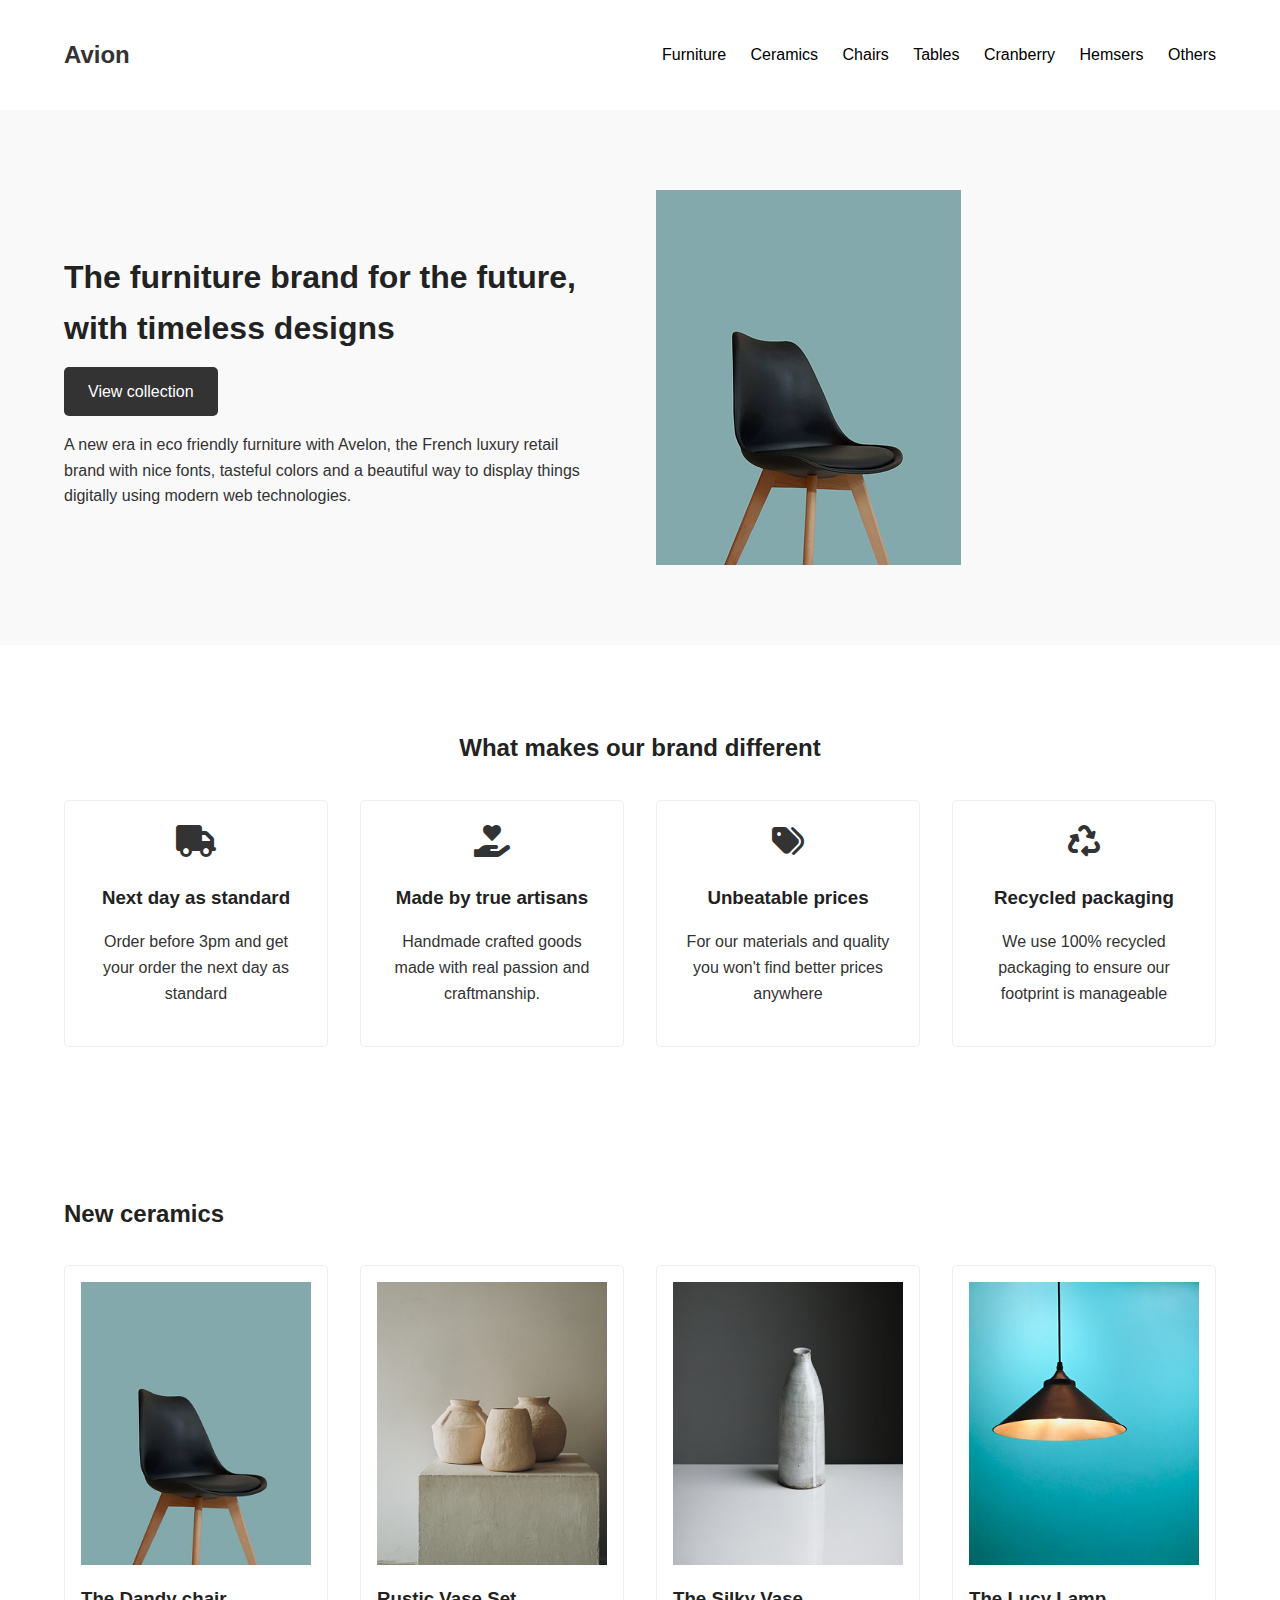
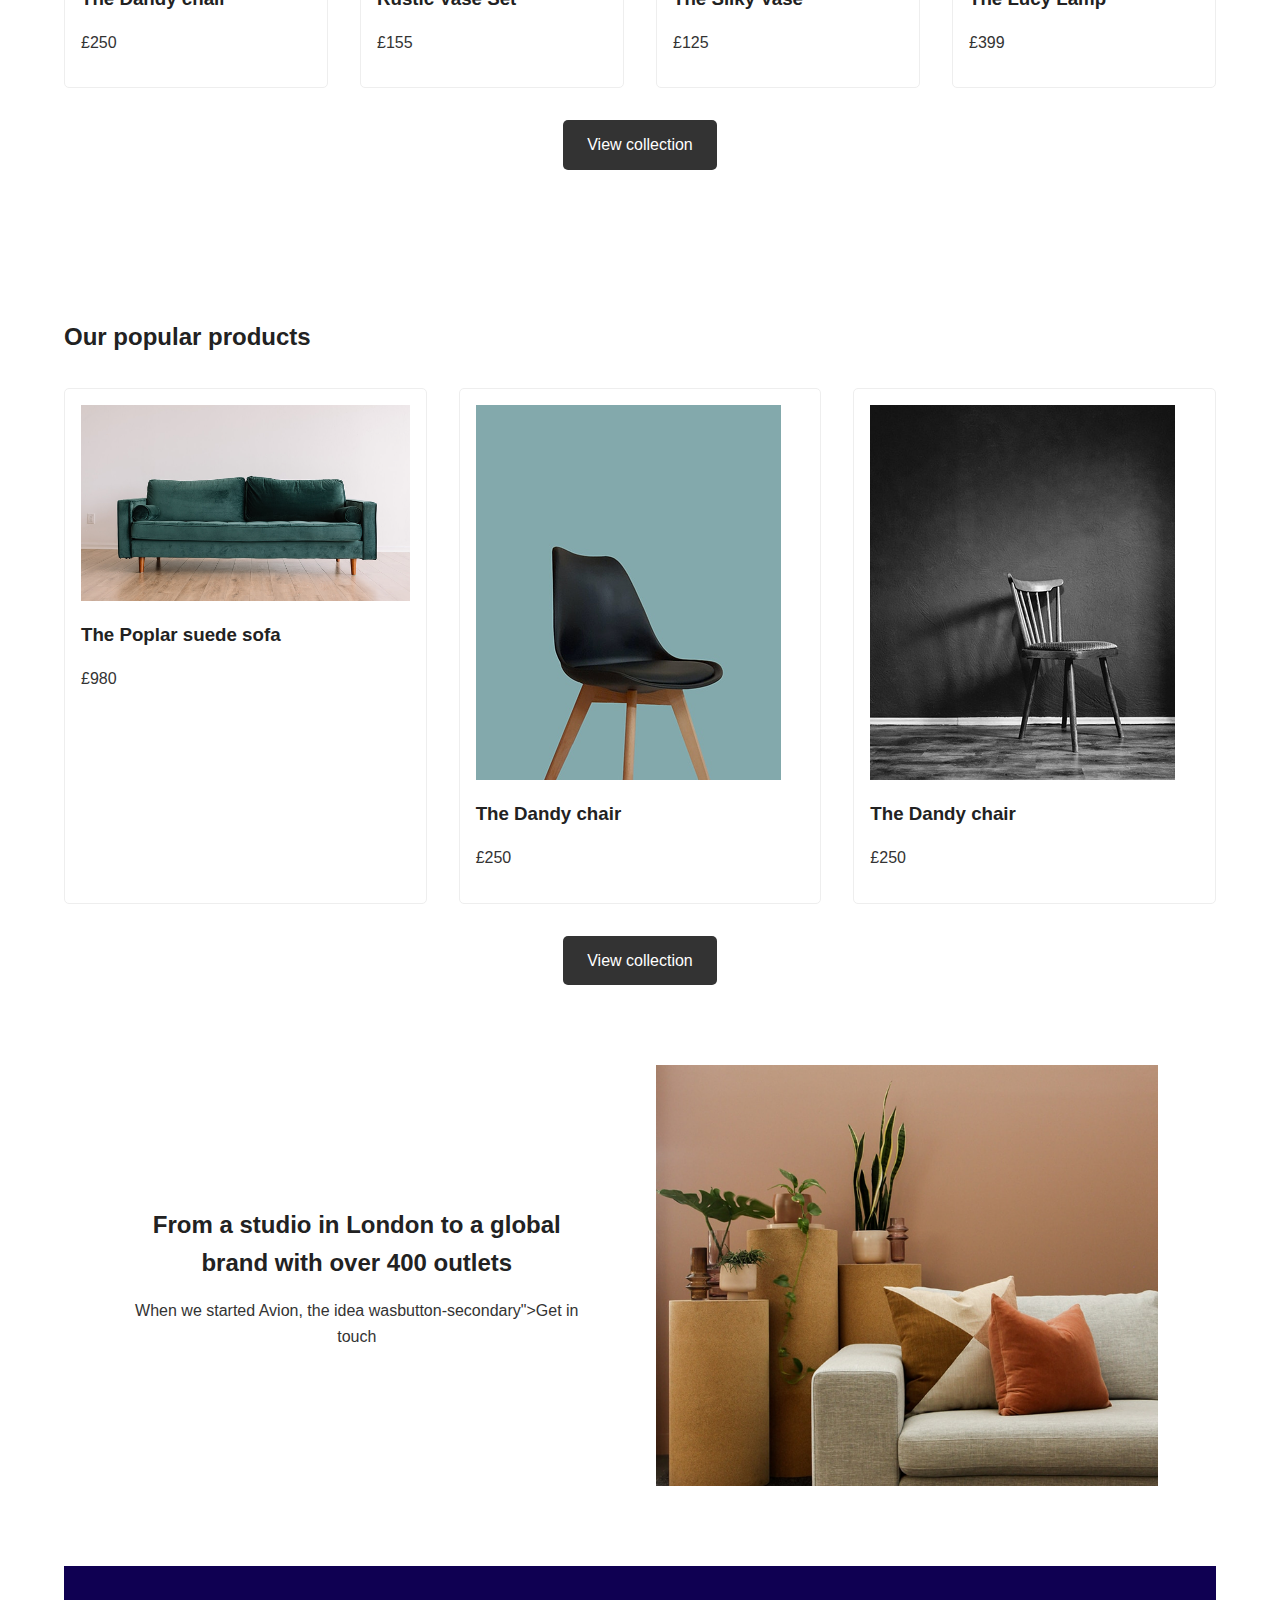
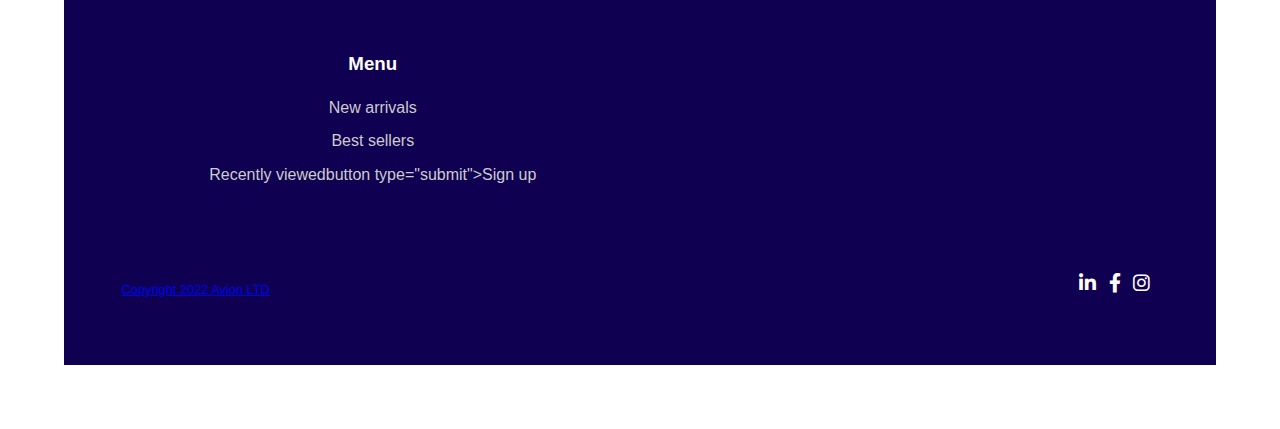
<file: index.html>
<!DOCTYPE html>
<html lang="en">
<head>
    <meta charset="UTF-8">
    <meta name="viewport" content="width=device-width, initial-scale=1.0">
    <title>Avion - Furniture for the Future</title>
    <link rel="stylesheet" href="style.css">
    <link rel="stylesheet" href="https://cdnjs.cloudflare.com/ajax/libs/font-awesome/6.0.0/css/all.min.css" integrity="sha512-9usAa10IRO0HhonpyAIVpjrylPvoDwiPUiKdWk5t3PyolY1cOd4DSE0Ga+ri4AuTroPR5aQvXU9xC6qOPnzFeg==" crossorigin="anonymous" referrerpolicy="no-referrer" />

</head>
<body>
    <header>
        <div class="container">
            <div class="logo">Avion</div>
            <nav>
                <a href="#">Furniture</a>
                <a href="#">Ceramics</a>
                <a href="#">Chairs</a>
                <a href="#">Tables</a>
                <a href="#">Cranberry</a>
                <a href="#">Hemsers</a>
                <a href="#">Others</a>
            </nav>
        </div>
    </header>


    <section class="hero">
        <div class="container hero-container">
            <div class="hero-text">
                <h1>The furniture brand for the future, with timeless designs</h1>
                <a href="#" class="button">View collection</a>
                <p>A new era in eco friendly furniture with Avelon, the French luxury retail brand with nice fonts, tasteful colors and a beautiful way to display things digitally using modern web technologies.</p>
            </div>
            <div class="hero-image">
                <img src="img/Parent.png" alt="Chair" loading="lazy">
            </div>
        </div>
    </section>

    <section class="brand-different">
        <div class="container brand-different-container">
            <h2>What makes our brand different</h2>
            <div class="brand-different-items">

                <div class="brand-item">
                    <i class="fas fa-truck"></i> 
                    <h3>Next day as standard</h3>
                    <p>Order before 3pm and get your order the next day as standard</p>
                </div>

                <div class="brand-item">
                    <i class="fas fa-hand-holding-heart"></i> 
                    <h3>Made by true artisans</h3>
                    <p>Handmade crafted goods made with real passion and craftmanship.</p>
                </div>

                <div class="brand-item">
                    <i class="fas fa-tags"></i>
                    <h3>Unbeatable prices</h3>
                    <p>For our materials and quality you won't find better prices anywhere</p>
                </div>

                <div class="brand-item">
                    <i class="fas fa-recycle"></i> 
                    <h3>Recycled packaging</h3>
                    <p>We use 100% recycled packaging to ensure our footprint is manageable</p>
                </div>
            </div>
        </div>
    </section>

    <section class="new-ceramics">
        <div class="container">
            <h2>New ceramics</h2>
            <div class="product-grid">
                <div class="product-item">
                  <img src="img/Parent.png" alt="The Dandy Chair" loading="lazy">
                  <h3>The Dandy chair</h3>
                  <p>£250</p>
                </div>
                 <div class="product-item">
                  <img src="img/Photo (1).png" alt="Rustic Vase Set" loading="lazy">
                  <h3>Rustic Vase Set</h3>
                  <p>£155</p>
                </div>
                 <div class="product-item">
                  <img src="img/Photo (2).png" alt="The Silky Vase" loading="lazy">
                  <h3>The Silky Vase</h3>
                  <p>£125</p>
                </div>
                 <div class="product-item">
                  <img src="img/Photo (3).png" alt="The Lucy Lamp" loading="lazy">
                  <h3>The Lucy Lamp</h3>
                  <p>£399</p>
                </div>
            </div>
            <div class="view-collection-container">
                 <a href="#" class="button">View collection</a>
            </div>

        </div>
    </section>

        <section class="popular-products">
        <div class="container">
            <h2>Our popular products</h2>
            <div class="product-grid">
                <div class="product-item">
                  <img src="img/Large.png" alt="The Popular Suede Sofa" loading="lazy">
                  <h3>The Poplar suede sofa</h3>
                  <p>£980</p>
                </div>
                 <div class="product-item">
                  <img src="img/Parent.png" alt="The Dandy Chair" loading="lazy">
                  <h3>The Dandy chair</h3>
                  <p>£250</p>
                </div>
                 <div class="product-item">
                  <img src="img/Photo 79.png" alt="The Dandy Chair" loading="lazy">
                  <h3>The Dandy chair</h3>
                  <p>£250</p>
                </div>
            </div>
               <div class="view-collection-container">
                 <a href="#" class="button">View collection</a>
<section class="about-us">
        <div class="container about-us-container">
            <div class="about-us-text">
                <h2>From a studio in London to a global brand with over 400 outlets</h2>
                <p>When we started Avion, the idea wasbutton-secondary">Get in touch</a>
            </div>
            <div class="about-us-image">
                <img src="img/Image.png" alt="About Us" loading="lazy">
            </div>
        </div>
    </section>

    <footer>
        <div class="container footer-container">
            <div class="footer-menu">
                <h3>Menu</h3>
                <ul>
                    <li><a href="#">New arrivals</a></li>
                    <li><a href="#">Best sellers</a></li>
                    <li><a href="#">Recently viewedbutton type="submit">Sign up</button>
                </form>
            </div>


        </div>
        <div class="container footer-bottom">
            <p>Copyright 2022 Avion LTD</p>
              <div class="footer-socials">
                    <a href="#"><i class="fa-brands fa-linkedin-in"></i></a>
                    <a href="#"><i class="fa-brands fa-facebook-f"></i></a>
                    <a href="#"><i class="fa-brands fa-instagram"></i></a>
                    <a href="#"><i class="fa-brands fa-
</html>
</file>
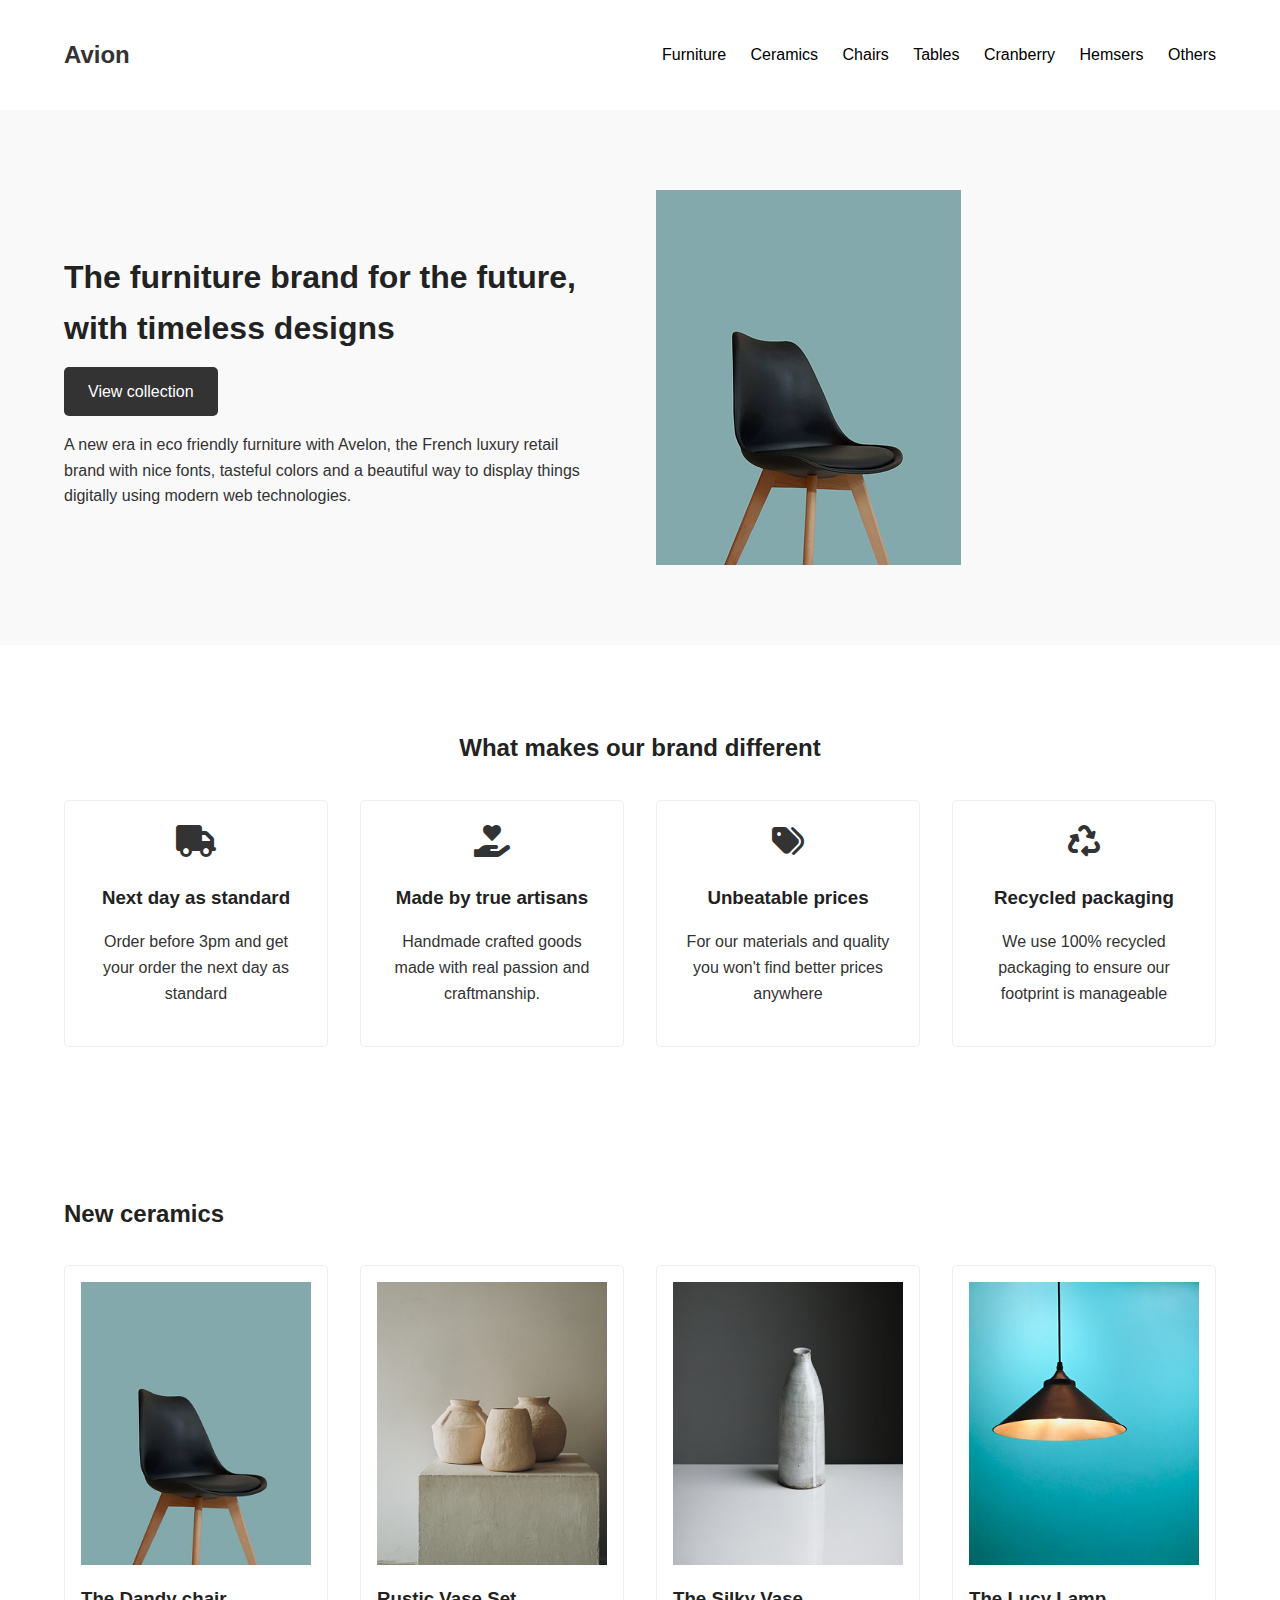
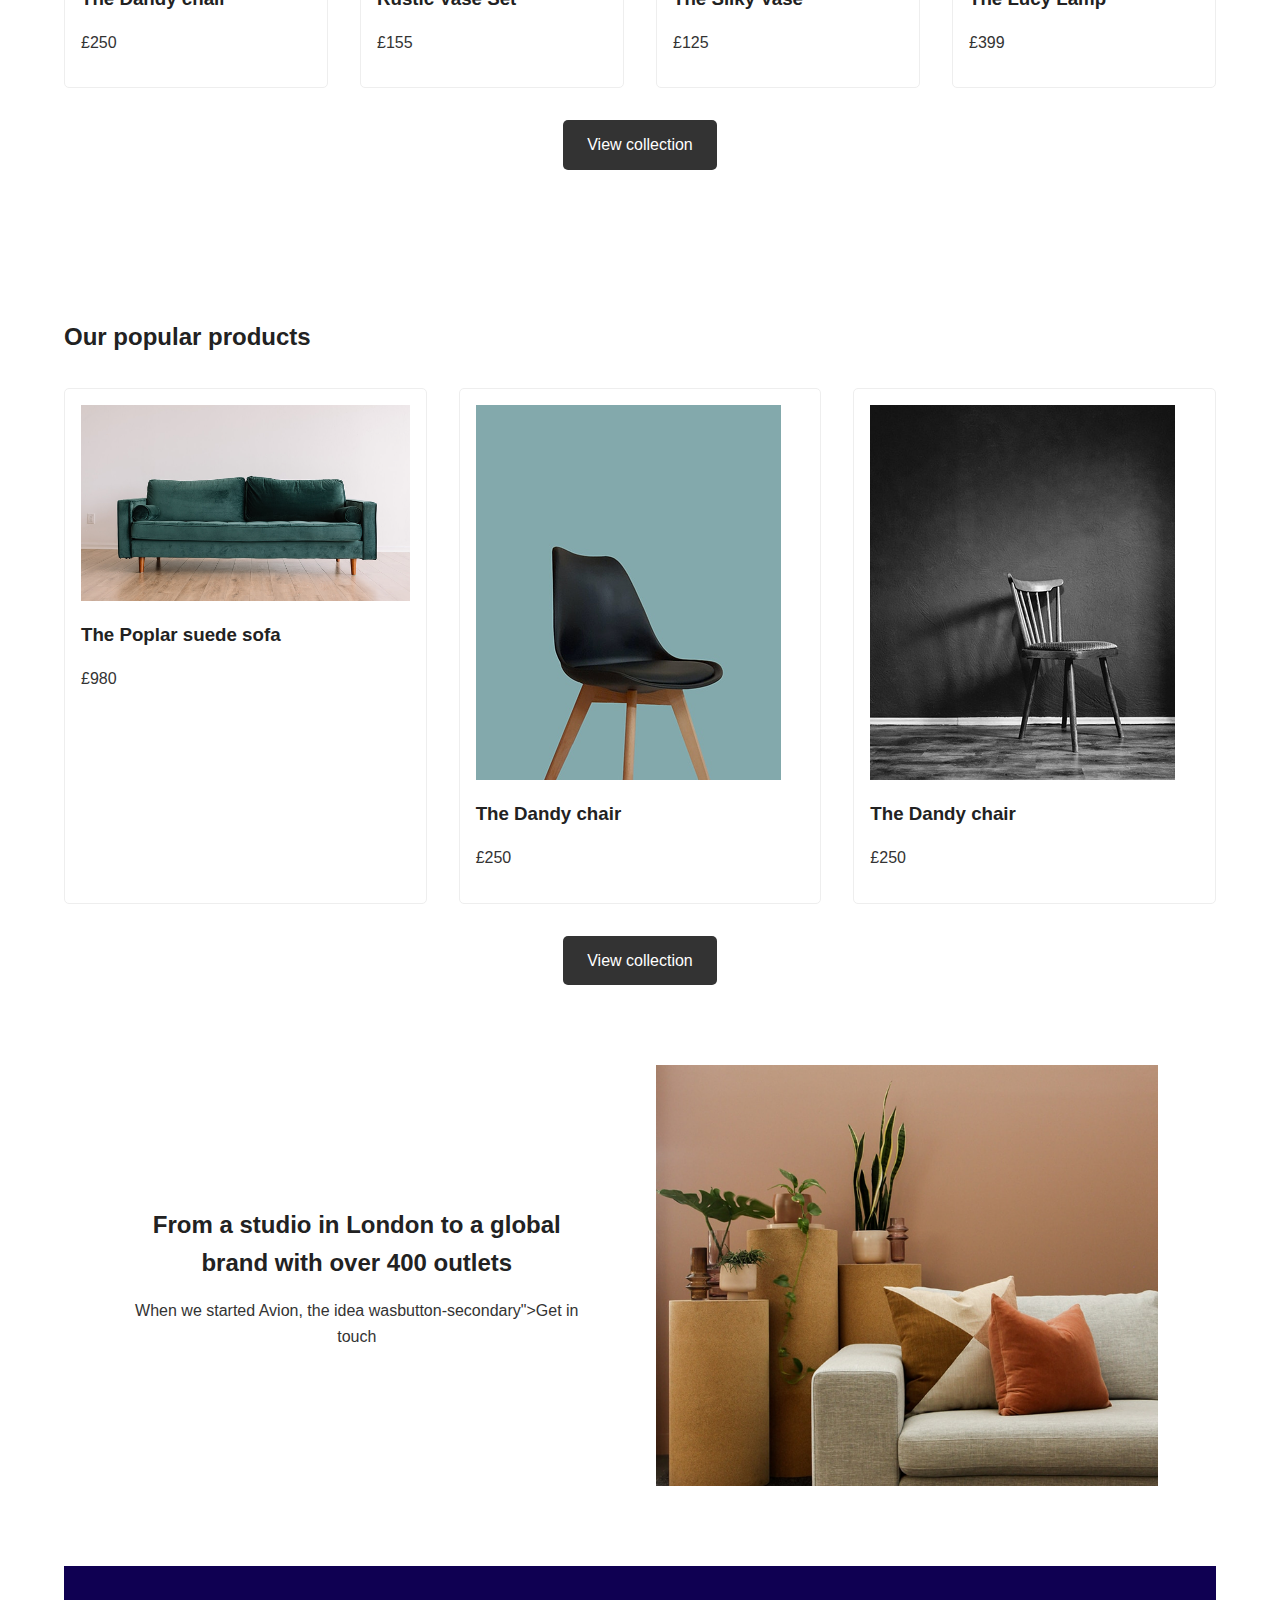
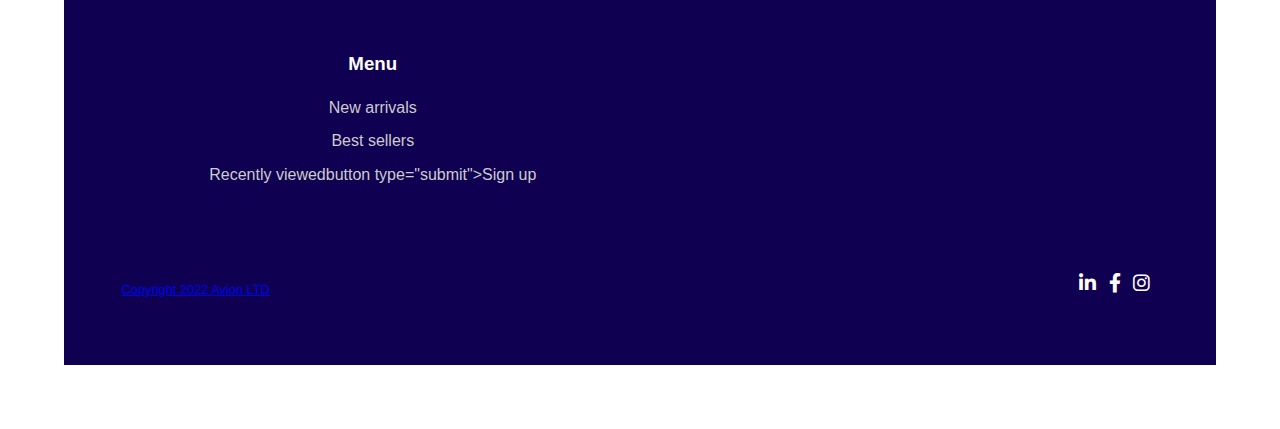
<file: Praktika/index.html>
<!DOCTYPE html>
<html lang="en">
<head>
    <meta charset="UTF-8">
    <meta name="viewport" content="width=device-width, initial-scale=1.0">
    <title>Avion - Furniture for the Future</title>
    <link rel="stylesheet" href="css/style.css">
    <link rel="stylesheet" href="https://cdnjs.cloudflare.com/ajax/libs/font-awesome/6.0.0/css/all.min.css" integrity="sha512-9usAa10IRO0HhonpyAIVpjrylPvoDwiPUiKdWk5t3PyolY1cOd4DSE0Ga+ri4AuTroPR5aQvXU9xC6qOPnzFeg==" crossorigin="anonymous" referrerpolicy="no-referrer" />

</head>
<body>
    <header>
        <div class="container">
            <div class="logo">Avion</div>
            <nav>
                <a href="#">Furniture</a>
                <a href="#">Ceramics</a>
                <a href="#">Chairs</a>
                <a href="#">Tables</a>
                <a href="#">Cranberry</a>
                <a href="#">Hemsers</a>
                <a href="#">Others</a>
            </nav>
        </div>
    </header>


    <section class="hero">
        <div class="container hero-container">
            <div class="hero-text">
                <h1>The furniture brand for the future, with timeless designs</h1>
                <a href="#" class="button">View collection</a>
                <p>A new era in eco friendly furniture with Avelon, the French luxury retail brand with nice fonts, tasteful colors and a beautiful way to display things digitally using modern web technologies.</p>
            </div>
            <div class="hero-image">
                <img src="img/Parent.png" alt="Chair" loading="lazy">  <!-- Replace with actual image -->
            </div>
        </div>
    </section>

    <section class="brand-different">
        <div class="container brand-different-container">
            <h2>What makes our brand different</h2>
            <div class="brand-different-items">

                <div class="brand-item">
                    <i class="fas fa-truck"></i>  <!-- Replace with correct icon -->
                    <h3>Next day as standard</h3>
                    <p>Order before 3pm and get your order the next day as standard</p>
                </div>

                <div class="brand-item">
                    <i class="fas fa-hand-holding-heart"></i>  <!-- Replace with correct icon -->
                    <h3>Made by true artisans</h3>
                    <p>Handmade crafted goods made with real passion and craftmanship.</p>
                </div>

                <div class="brand-item">
                    <i class="fas fa-tags"></i>  <!-- Replace with correct icon -->
                    <h3>Unbeatable prices</h3>
                    <p>For our materials and quality you won't find better prices anywhere</p>
                </div>

                <div class="brand-item">
                    <i class="fas fa-recycle"></i> <!-- Replace with correct icon -->
                    <h3>Recycled packaging</h3>
                    <p>We use 100% recycled packaging to ensure our footprint is manageable</p>
                </div>
            </div>
        </div>
    </section>

    <section class="new-ceramics">
        <div class="container">
            <h2>New ceramics</h2>
            <div class="product-grid">
                <div class="product-item">
                  <img src="img/Parent.png" alt="The Dandy Chair" loading="lazy">
                  <h3>The Dandy chair</h3>
                  <p>£250</p>
                </div>
                 <div class="product-item">
                  <img src="img/Photo (1).png" alt="Rustic Vase Set" loading="lazy">
                  <h3>Rustic Vase Set</h3>
                  <p>£155</p>
                </div>
                 <div class="product-item">
                  <img src="img/Photo (2).png" alt="The Silky Vase" loading="lazy">
                  <h3>The Silky Vase</h3>
                  <p>£125</p>
                </div>
                 <div class="product-item">
                  <img src="img/Photo (3).png" alt="The Lucy Lamp" loading="lazy">
                  <h3>The Lucy Lamp</h3>
                  <p>£399</p>
                </div>
            </div>
            <div class="view-collection-container">
                 <a href="#" class="button">View collection</a>
            </div>

        </div>
    </section>

        <section class="popular-products">
        <div class="container">
            <h2>Our popular products</h2>
            <div class="product-grid">
                <div class="product-item">
                  <img src="img/Large.png" alt="The Popular Suede Sofa" loading="lazy">
                  <h3>The Poplar suede sofa</h3>
                  <p>£980</p>
                </div>
                 <div class="product-item">
                  <img src="img/Parent.png" alt="The Dandy Chair" loading="lazy">
                  <h3>The Dandy chair</h3>
                  <p>£250</p>
                </div>
                 <div class="product-item">
                  <img src="img/Photo 79.png" alt="The Dandy Chair" loading="lazy">
                  <h3>The Dandy chair</h3>
                  <p>£250</p>
                </div>
            </div>
               <div class="view-collection-container">
                 <a href="#" class="button">View collection</a>
<section class="about-us">
        <div class="container about-us-container">
            <div class="about-us-text">
                <h2>From a studio in London to a global brand with over 400 outlets</h2>
                <p>When we started Avion, the idea wasbutton-secondary">Get in touch</a>
            </div>
            <div class="about-us-image">
                <img src="img/Image.png" alt="About Us" loading="lazy">  <!-- Replace with actual image -->
            </div>
        </div>
    </section>

    <footer>
        <div class="container footer-container">
            <div class="footer-menu">
                <h3>Menu</h3>
                <ul>
                    <li><a href="#">New arrivals</a></li>
                    <li><a href="#">Best sellers</a></li>
                    <li><a href="#">Recently viewedbutton type="submit">Sign up</button>
                </form>
            </div>


        </div>
        <div class="container footer-bottom">
            <p>Copyright 2022 Avion LTD</p>
              <div class="footer-socials">
                    <a href="#"><i class="fa-brands fa-linkedin-in"></i></a>
                    <a href="#"><i class="fa-brands fa-facebook-f"></i></a>
                    <a href="#"><i class="fa-brands fa-instagram"></i></a>
                    <a href="#"><i class="fa-brands fa-
</html>
</file>
<file: style.css>
body {
    font-family: sans-serif;
    margin: 0;
    line-height: 1.6;
    color: #333; 
}

.container {
    width: 90%; 
    max-width: 1200px;
    margin: 0 auto;
    padding: 1rem;
}

img {
    max-width: 100%;
    height: auto;
    display: block;
}

h1, h2, h3 {
    margin-bottom: 0.75rem;
    color: #222; 
}


.button {
    display: inline-block;
    background-color: #333; 
    color: #fff;
    padding: 0.75rem 1.5rem;
    text-decoration: none;
    border-radius: 5px;
    transition: background-color 0.3s;
}

.button:hover {
    background-color: #555; 
}

.button-secondary {
    display: inline-block;
    color: #333;
    padding: 0.75rem 1.5rem;
    text-decoration: none;
    border: 1px solid #333;
    border-radius: 5px;
    transition: background-color 0.3s;
}


header {
    background-color: #fff;
    padding: 20px 0;
}

header .container {
    display: flex;
    justify-content: space-between;
    align-items: center;
}

header .logo {
    font-size: 1.5em;
    font-weight: bold;
}

header nav a {
    text-decoration: none;
    color: #000;
    margin-left: 20px;
}

.hero {
    padding: 4rem 0;
    background-color: #f9f9f9;
}

.hero-container {
    display: grid;
    grid-template-columns: 1fr 1fr; 
    gap: 2rem;
    align-items: center;
}

.hero-text {
    padding-right: 2rem;
}


.brand-different {
    padding: 3rem 0;
}

.brand-different-container {
    text-align: center;
}

.brand-different-items {
    display: grid;
    grid-template-columns: repeat(auto-fit, minmax(250px, 1fr)); 
    gap: 2rem;
    margin-top: 2rem;
}

.brand-item {
    padding: 1.5rem;
    border: 1px solid #eee;
    border-radius: 5px;
}

.brand-item i {
    font-size: 2rem;
    margin-bottom: 0.5rem;
    color: #333; 
}




.new-ceramics, .popular-products {
    padding: 3rem 0;
}

.product-grid {
    display: grid;
    grid-template-columns: repeat(auto-fit, minmax(250px, 1fr)); 
    gap: 2rem;
    margin-top: 2rem;
}

.product-item {
    border: 1px solid #eee;
    border-radius: 5px;
    padding: 1rem;
}

.product-item img {
    margin-bottom: 0.5rem;
}

.view-collection-container {
    text-align:center;
    margin-top:2em;

}


.newsletter {
    padding: 4rem 0;
    background-color: #f5f5f5; 
    text-align: center;
}

.newsletter-form {
    margin-top: 1.5rem;
    display: flex;
    justify-content: center;
}

.newsletter-form input[type="email"] {
    padding: 0.75rem 1rem;
    border: 1px solid #ccc;
    border-radius: 5px 0 0 5px;
    width: 300px; 
}

.newsletter-form button {
    padding: 0.75rem 1.5rem;
    background-color: #333;
    color: #fff;
    border: none;
    border-radius: 0 5px 5px 0;
    cursor: pointer;
    transition: background-color 0.3s;
}

.newsletter-form button:hover {
    background-color: #555;
}


.about-us {
    padding: 4rem 0;
}

.about-us-container {
    display: grid;
    grid-template-columns: 1fr 1fr;
    gap: 2rem;
    align-items: center;
}

.about-us-text {
    padding-right: 2rem;
}


footer {
    background-color: #0f0052; 
    color: #fff;
    padding: 3rem 0;
}

.footer-container {
    display: grid;
    grid-template-columns: repeat(auto-fit, minmax(200px, 1fr));
    gap: 2rem;
}

.footer-menu, .footer-categories, .footer-company, .footer-newsletter {
    margin-bottom: 1.5rem;
}

.footer-menu h3, .footer-categories h3, .footer-company h3, .footer-newsletter h3 {
    color: #fff;
    margin-bottom: 1rem;
}

.footer-menu ul, .footer-categories ul, .footer-company ul {
    list-style: none;
    padding: 0;
    margin: 0;
}

.footer-menu li, .footer-categories li, .footer-company li {
    margin-bottom: 0.5rem;
}

.footer-menu a, .footer-categories a, .footer-company a {
    color: #ccc;
    text-decoration: none;
    transition: color 0.3s;
}

.footer-menu a:hover, .footer-categories a:hover, .footer-company a:hover {
    color: #fff;
}

.footer-newsletter input[type="email"] {
    padding: 0.5rem;
    border-radius: 5px;
    border: none;
    margin-bottom: 0.5rem;
}
.footer-newsletter button {
    background-color: #030143; 
    color: #fff;
    border: none;
    padding: 0.5rem 1rem;
    border-radius: 5px;
    cursor: pointer;
}

.footer-bottom {
    display: flex;
    justify-content:space-between;
    align-items: center;
    padding-top:2em;
}

.footer-bottom p {
    margin-bottom: 0;
    font-size: 0.8rem;
}

.footer-socials a {
    color: #fff;
    margin-left: 0.5rem;
    font-size:1.2em;
}




@media (max-width: 768px) {
    .header-container, .hero-container, .about-us-container, .footer-container {
        flex-direction: column; 
        text-align: center; 
    }

    .hero-image {
        order: -1; 
    }

    .hero-text {
        padding-right: 0;
    }

    .about-us-text {
        padding-right: 0;
    }
}
</file>
<file: Praktika/css/style.css>
body {
    font-family: sans-serif;
    margin: 0;
    line-height: 1.6;
    color: #333; 
}

.container {
    width: 90%; 
    max-width: 1200px;
    margin: 0 auto;
    padding: 1rem;
}

img {
    max-width: 100%;
    height: auto;
    display: block;
}

h1, h2, h3 {
    margin-bottom: 0.75rem;
    color: #222; 
}


.button {
    display: inline-block;
    background-color: #333; 
    color: #fff;
    padding: 0.75rem 1.5rem;
    text-decoration: none;
    border-radius: 5px;
    transition: background-color 0.3s;
}

.button:hover {
    background-color: #555; 
}

.button-secondary {
    display: inline-block;
    color: #333;
    padding: 0.75rem 1.5rem;
    text-decoration: none;
    border: 1px solid #333;
    border-radius: 5px;
    transition: background-color 0.3s;
}


header {
    background-color: #fff;
    padding: 20px 0;
}

header .container {
    display: flex;
    justify-content: space-between;
    align-items: center;
}

header .logo {
    font-size: 1.5em;
    font-weight: bold;
}

header nav a {
    text-decoration: none;
    color: #000;
    margin-left: 20px;
}

.hero {
    padding: 4rem 0;
    background-color: #f9f9f9;
}

.hero-container {
    display: grid;
    grid-template-columns: 1fr 1fr; 
    gap: 2rem;
    align-items: center;
}

.hero-text {
    padding-right: 2rem;
}


.brand-different {
    padding: 3rem 0;
}

.brand-different-container {
    text-align: center;
}

.brand-different-items {
    display: grid;
    grid-template-columns: repeat(auto-fit, minmax(250px, 1fr)); 
    gap: 2rem;
    margin-top: 2rem;
}

.brand-item {
    padding: 1.5rem;
    border: 1px solid #eee;
    border-radius: 5px;
}

.brand-item i {
    font-size: 2rem;
    margin-bottom: 0.5rem;
    color: #333; 
}




.new-ceramics, .popular-products {
    padding: 3rem 0;
}

.product-grid {
    display: grid;
    grid-template-columns: repeat(auto-fit, minmax(250px, 1fr)); 
    gap: 2rem;
    margin-top: 2rem;
}

.product-item {
    border: 1px solid #eee;
    border-radius: 5px;
    padding: 1rem;
}

.product-item img {
    margin-bottom: 0.5rem;
}

.view-collection-container {
    text-align:center;
    margin-top:2em;

}


.newsletter {
    padding: 4rem 0;
    background-color: #f5f5f5; 
    text-align: center;
}

.newsletter-form {
    margin-top: 1.5rem;
    display: flex;
    justify-content: center;
}

.newsletter-form input[type="email"] {
    padding: 0.75rem 1rem;
    border: 1px solid #ccc;
    border-radius: 5px 0 0 5px;
    width: 300px; 
}

.newsletter-form button {
    padding: 0.75rem 1.5rem;
    background-color: #333;
    color: #fff;
    border: none;
    border-radius: 0 5px 5px 0;
    cursor: pointer;
    transition: background-color 0.3s;
}

.newsletter-form button:hover {
    background-color: #555;
}


.about-us {
    padding: 4rem 0;
}

.about-us-container {
    display: grid;
    grid-template-columns: 1fr 1fr;
    gap: 2rem;
    align-items: center;
}

.about-us-text {
    padding-right: 2rem;
}


footer {
    background-color: #0f0052; 
    color: #fff;
    padding: 3rem 0;
}

.footer-container {
    display: grid;
    grid-template-columns: repeat(auto-fit, minmax(200px, 1fr));
    gap: 2rem;
}

.footer-menu, .footer-categories, .footer-company, .footer-newsletter {
    margin-bottom: 1.5rem;
}

.footer-menu h3, .footer-categories h3, .footer-company h3, .footer-newsletter h3 {
    color: #fff;
    margin-bottom: 1rem;
}

.footer-menu ul, .footer-categories ul, .footer-company ul {
    list-style: none;
    padding: 0;
    margin: 0;
}

.footer-menu li, .footer-categories li, .footer-company li {
    margin-bottom: 0.5rem;
}

.footer-menu a, .footer-categories a, .footer-company a {
    color: #ccc;
    text-decoration: none;
    transition: color 0.3s;
}

.footer-menu a:hover, .footer-categories a:hover, .footer-company a:hover {
    color: #fff;
}

.footer-newsletter input[type="email"] {
    padding: 0.5rem;
    border-radius: 5px;
    border: none;
    margin-bottom: 0.5rem;
}
.footer-newsletter button {
    background-color: #030143; 
    color: #fff;
    border: none;
    padding: 0.5rem 1rem;
    border-radius: 5px;
    cursor: pointer;
}

.footer-bottom {
    display: flex;
    justify-content:space-between;
    align-items: center;
    padding-top:2em;
}

.footer-bottom p {
    margin-bottom: 0;
    font-size: 0.8rem;
}

.footer-socials a {
    color: #fff;
    margin-left: 0.5rem;
    font-size:1.2em;
}




@media (max-width: 768px) {
    .header-container, .hero-container, .about-us-container, .footer-container {
        flex-direction: column; 
        text-align: center; 
    }

    .hero-image {
        order: -1; 
    }

    .hero-text {
        padding-right: 0;
    }

    .about-us-text {
        padding-right: 0;
    }
}
</file>
